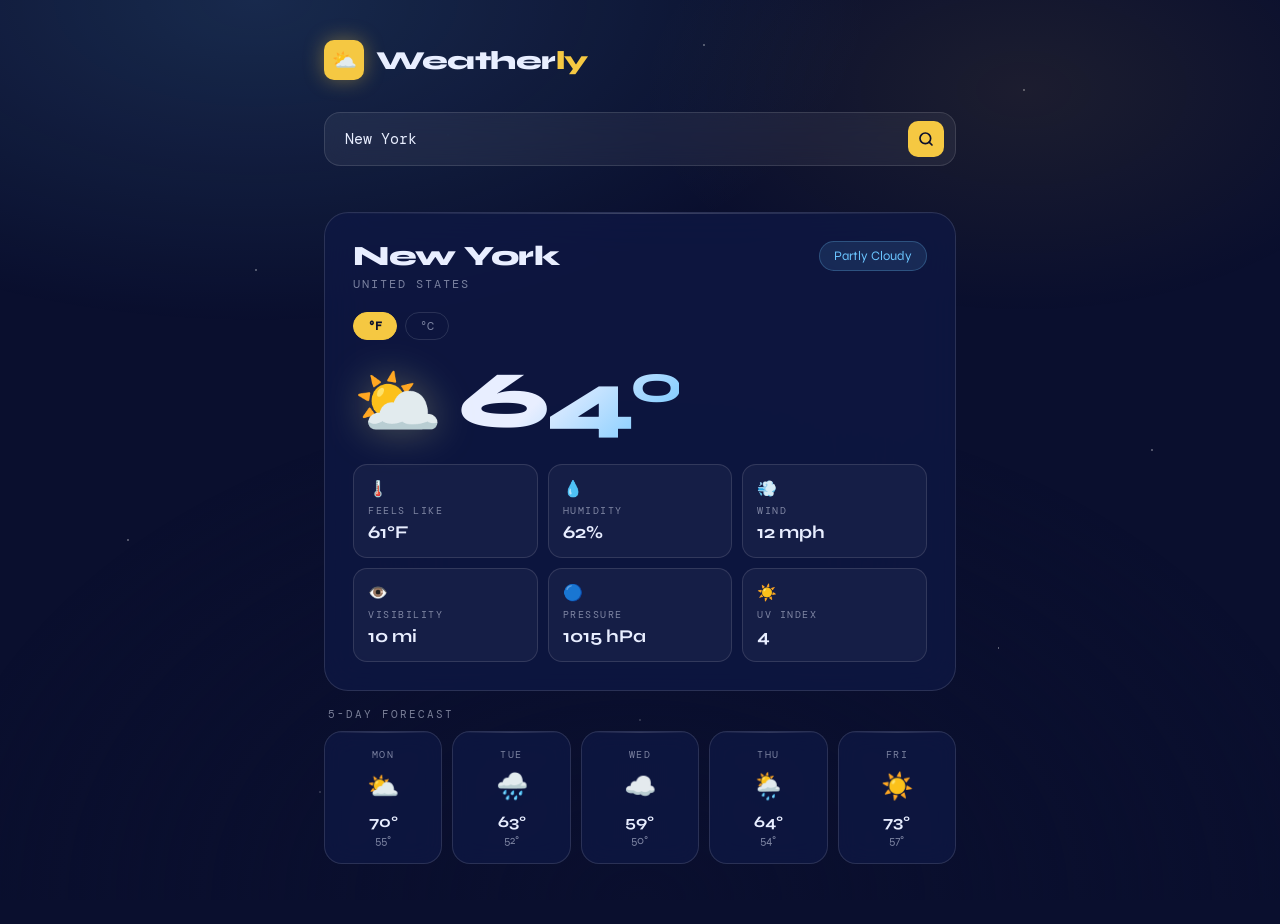
<file: weather-app.html>
<!DOCTYPE html>
<html lang="en">
<head>
<meta charset="UTF-8" />
<meta name="viewport" content="width=device-width, initial-scale=1.0" />
<title>Weatherly</title>
<link href="https://fonts.googleapis.com/css2?family=Syne:wght@400;700;800&family=DM+Mono:wght@400;500&display=swap" rel="stylesheet" />
<style>
  *, *::before, *::after { box-sizing: border-box; margin: 0; padding: 0; }

  :root {
    --sky: #0a0f2e;
    --sky2: #0d1a4a;
    --accent: #f5c842;
    --accent2: #ff6b6b;
    --accent3: #6bc5ff;
    --glass: rgba(255,255,255,0.06);
    --glass-border: rgba(255,255,255,0.12);
    --text: #e8eeff;
    --muted: rgba(232,238,255,0.5);
    --card-bg: rgba(15,25,70,0.7);
  }

  html, body {
    height: 100%;
    font-family: 'Syne', sans-serif;
    background: var(--sky);
    color: var(--text);
    overflow-x: hidden;
  }

  body {
    min-height: 100vh;
    display: flex;
    flex-direction: column;
    align-items: center;
    position: relative;
  }

  /* Animated star background */
  .stars {
    position: fixed; inset: 0; z-index: 0; pointer-events: none;
    background:
      radial-gradient(1px 1px at 20% 30%, white 0%, transparent 100%),
      radial-gradient(1px 1px at 80% 10%, white 0%, transparent 100%),
      radial-gradient(1.5px 1.5px at 50% 80%, rgba(255,255,255,0.8) 0%, transparent 100%),
      radial-gradient(1px 1px at 10% 60%, white 0%, transparent 100%),
      radial-gradient(1px 1px at 90% 50%, white 0%, transparent 100%),
      radial-gradient(1px 1px at 35% 15%, white 0%, transparent 100%),
      radial-gradient(1.5px 1.5px at 65% 45%, rgba(255,255,255,0.7) 0%, transparent 100%),
      radial-gradient(1px 1px at 78% 72%, white 0%, transparent 100%),
      radial-gradient(1px 1px at 25% 88%, white 0%, transparent 100%),
      radial-gradient(1px 1px at 55% 5%, white 0%, transparent 100%);
  }

  /* Animated aurora gradient */
  .aurora {
    position: fixed; inset: 0; z-index: 0; pointer-events: none;
    background: radial-gradient(ellipse 80% 60% at 20% 0%, rgba(107,197,255,0.15) 0%, transparent 60%),
                radial-gradient(ellipse 60% 50% at 80% 10%, rgba(245,200,66,0.08) 0%, transparent 50%),
                radial-gradient(ellipse 70% 70% at 50% 100%, rgba(10,15,46,1) 0%, transparent 80%);
    animation: aurora-shift 12s ease-in-out infinite alternate;
  }
  @keyframes aurora-shift {
    0% { opacity: 0.7; transform: scaleX(1); }
    100% { opacity: 1; transform: scaleX(1.05); }
  }

  .container {
    position: relative; z-index: 1;
    width: 100%; max-width: 680px;
    padding: 40px 24px 60px;
  }

  /* Header */
  .app-header {
    display: flex; align-items: center; gap: 12px;
    margin-bottom: 32px;
  }
  .logo-mark {
    width: 40px; height: 40px;
    background: var(--accent);
    border-radius: 10px;
    display: flex; align-items: center; justify-content: center;
    font-size: 20px;
    flex-shrink: 0;
    box-shadow: 0 0 20px rgba(245,200,66,0.4);
    animation: pulse-glow 3s ease-in-out infinite;
  }
  @keyframes pulse-glow {
    0%, 100% { box-shadow: 0 0 20px rgba(245,200,66,0.4); }
    50% { box-shadow: 0 0 35px rgba(245,200,66,0.7); }
  }
  .app-title {
    font-size: 26px; font-weight: 800;
    letter-spacing: -0.5px;
    color: var(--text);
  }
  .app-title span { color: var(--accent); }

  /* Search */
  .search-wrap {
    position: relative; margin-bottom: 28px;
  }
  .search-input {
    width: 100%;
    background: var(--glass);
    border: 1.5px solid var(--glass-border);
    border-radius: 16px;
    padding: 16px 56px 16px 20px;
    font-family: 'DM Mono', monospace;
    font-size: 15px;
    color: var(--text);
    outline: none;
    transition: border-color 0.2s, background 0.2s;
    backdrop-filter: blur(12px);
  }
  .search-input::placeholder { color: var(--muted); }
  .search-input:focus {
    border-color: var(--accent);
    background: rgba(245,200,66,0.05);
  }
  .search-btn {
    position: absolute; right: 12px; top: 50%; transform: translateY(-50%);
    background: var(--accent);
    border: none; border-radius: 10px;
    width: 36px; height: 36px;
    cursor: pointer;
    display: flex; align-items: center; justify-content: center;
    font-size: 16px;
    transition: transform 0.15s, background 0.15s;
    color: var(--sky);
  }
  .search-btn:hover { transform: translateY(-50%) scale(1.08); }
  .search-btn:active { transform: translateY(-50%) scale(0.95); }

  .error-msg {
    font-family: 'DM Mono', monospace;
    font-size: 12px;
    color: var(--accent2);
    margin-top: -18px;
    margin-bottom: 20px;
    padding-left: 4px;
    min-height: 16px;
  }

  /* Main weather card */
  .main-card {
    background: var(--card-bg);
    border: 1.5px solid var(--glass-border);
    border-radius: 24px;
    padding: 28px;
    margin-bottom: 16px;
    backdrop-filter: blur(20px);
    position: relative;
    overflow: hidden;
    animation: card-in 0.5s cubic-bezier(0.22,1,0.36,1);
  }
  @keyframes card-in {
    from { opacity: 0; transform: translateY(16px); }
    to { opacity: 1; transform: translateY(0); }
  }
  .main-card::before {
    content: '';
    position: absolute; top: 0; left: 0; right: 0; height: 1px;
    background: linear-gradient(90deg, transparent, rgba(255,255,255,0.2), transparent);
  }

  .card-top {
    display: flex; justify-content: space-between; align-items: flex-start;
    margin-bottom: 20px;
  }
  .city-info {}
  .city-name {
    font-size: 28px; font-weight: 800; letter-spacing: -0.5px;
    line-height: 1.1;
  }
  .city-country {
    font-family: 'DM Mono', monospace;
    font-size: 12px; color: var(--muted);
    margin-top: 4px; text-transform: uppercase; letter-spacing: 2px;
  }
  .condition-badge {
    background: rgba(107,197,255,0.12);
    border: 1px solid rgba(107,197,255,0.25);
    border-radius: 20px;
    padding: 6px 14px;
    font-size: 13px;
    color: var(--accent3);
    white-space: nowrap;
  }

  .temp-section {
    display: flex; align-items: flex-end; gap: 16px;
    margin-bottom: 24px;
  }
  .big-icon {
    font-size: 72px; line-height: 1;
    filter: drop-shadow(0 0 20px rgba(255,255,150,0.3));
    animation: float 4s ease-in-out infinite;
  }
  @keyframes float {
    0%, 100% { transform: translateY(0); }
    50% { transform: translateY(-8px); }
  }
  .temp-num {
    font-size: 80px; font-weight: 800; line-height: 1;
    letter-spacing: -4px;
    background: linear-gradient(135deg, var(--text) 40%, var(--accent3));
    -webkit-background-clip: text; -webkit-text-fill-color: transparent;
    background-clip: text;
  }
  .temp-unit-toggle {
    font-size: 22px; font-weight: 700; color: var(--accent);
    cursor: pointer; margin-bottom: 10px;
    transition: color 0.2s;
    user-select: none;
    border-bottom: 2px dashed rgba(245,200,66,0.4);
  }
  .temp-unit-toggle:hover { color: #fff; }

  /* Stats grid */
  .stats-grid {
    display: grid; grid-template-columns: repeat(3, 1fr); gap: 10px;
  }
  .stat-box {
    background: rgba(255,255,255,0.04);
    border: 1px solid var(--glass-border);
    border-radius: 14px;
    padding: 14px;
    transition: background 0.2s;
  }
  .stat-box:hover { background: rgba(255,255,255,0.07); }
  .stat-icon { font-size: 16px; margin-bottom: 6px; display: block; }
  .stat-label {
    font-family: 'DM Mono', monospace;
    font-size: 10px; text-transform: uppercase;
    letter-spacing: 1.5px; color: var(--muted);
    margin-bottom: 4px;
  }
  .stat-val { font-size: 18px; font-weight: 700; }

  /* Forecast */
  .forecast-label {
    font-family: 'DM Mono', monospace;
    font-size: 11px; text-transform: uppercase;
    letter-spacing: 2px; color: var(--muted);
    margin-bottom: 10px; padding-left: 4px;
  }
  .forecast-row {
    display: grid; grid-template-columns: repeat(5, 1fr); gap: 10px;
    animation: card-in 0.5s 0.1s cubic-bezier(0.22,1,0.36,1) both;
  }
  .fc-card {
    background: var(--card-bg);
    border: 1.5px solid var(--glass-border);
    border-radius: 18px;
    padding: 16px 10px;
    text-align: center;
    backdrop-filter: blur(12px);
    transition: transform 0.2s, border-color 0.2s;
    cursor: default;
    position: relative; overflow: hidden;
  }
  .fc-card::before {
    content: '';
    position: absolute; top: 0; left: 0; right: 0; height: 1px;
    background: linear-gradient(90deg, transparent, rgba(255,255,255,0.15), transparent);
  }
  .fc-card:hover { transform: translateY(-4px); border-color: rgba(255,255,255,0.25); }
  .fc-day {
    font-family: 'DM Mono', monospace;
    font-size: 10px; text-transform: uppercase;
    letter-spacing: 1.5px; color: var(--muted); margin-bottom: 10px;
  }
  .fc-icon { font-size: 26px; margin-bottom: 10px; display: block; }
  .fc-hi { font-size: 16px; font-weight: 700; }
  .fc-lo { font-size: 12px; color: var(--muted); margin-top: 2px; }

  /* Loading */
  .loading-wrap {
    text-align: center; padding: 60px 20px;
    animation: card-in 0.3s ease;
  }
  .loader {
    width: 40px; height: 40px;
    border: 3px solid var(--glass-border);
    border-top-color: var(--accent);
    border-radius: 50%;
    animation: spin 0.8s linear infinite;
    margin: 0 auto 16px;
  }
  @keyframes spin { to { transform: rotate(360deg); } }
  .loading-text {
    font-family: 'DM Mono', monospace;
    font-size: 13px; color: var(--muted);
  }

  /* Unit pill for toggling */
  .unit-row {
    display: flex; gap: 8px; margin-bottom: 20px;
  }
  .unit-pill {
    font-family: 'DM Mono', monospace;
    font-size: 12px;
    padding: 5px 14px;
    border-radius: 20px;
    cursor: pointer;
    border: 1px solid var(--glass-border);
    background: transparent;
    color: var(--muted);
    transition: all 0.2s;
  }
  .unit-pill.active {
    background: var(--accent);
    border-color: var(--accent);
    color: var(--sky);
    font-weight: 700;
  }

  #weatherSection { display: none; }
</style>
</head>
<body>

<div class="stars"></div>
<div class="aurora"></div>

<div class="container">
  <header class="app-header">
    <div class="logo-mark">⛅</div>
    <h1 class="app-title">Weather<span>ly</span></h1>
  </header>

  <div class="search-wrap">
    <input class="search-input" id="cityInput" type="text" placeholder="Search for a city..." value="New York" />
    <button class="search-btn" onclick="fetchWeather()">
      <svg width="16" height="16" viewBox="0 0 24 24" fill="none" stroke="currentColor" stroke-width="2.5" stroke-linecap="round" stroke-linejoin="round"><circle cx="11" cy="11" r="8"/><path d="m21 21-4.35-4.35"/></svg>
    </button>
  </div>
  <p class="error-msg" id="errMsg"></p>

  <div id="loadingSection" style="display:none;">
    <div class="loading-wrap">
      <div class="loader"></div>
      <p class="loading-text">Scanning the skies...</p>
    </div>
  </div>

  <div id="weatherSection">
    <div class="main-card">
      <div class="card-top">
        <div class="city-info">
          <div class="city-name" id="cityLabel">—</div>
          <div class="city-country" id="countryLabel">—</div>
        </div>
        <div class="condition-badge" id="conditionBadge">—</div>
      </div>

      <div class="unit-row">
        <button class="unit-pill active" id="pillF" onclick="setUnit('F')">°F</button>
        <button class="unit-pill" id="pillC" onclick="setUnit('C')">°C</button>
      </div>

      <div class="temp-section">
        <div class="big-icon" id="mainIcon">⛅</div>
        <div class="temp-num" id="tempVal">—</div>
      </div>

      <div class="stats-grid">
        <div class="stat-box">
          <span class="stat-icon">🌡️</span>
          <div class="stat-label">Feels like</div>
          <div class="stat-val" id="feelsLike">—</div>
        </div>
        <div class="stat-box">
          <span class="stat-icon">💧</span>
          <div class="stat-label">Humidity</div>
          <div class="stat-val" id="humidity">—</div>
        </div>
        <div class="stat-box">
          <span class="stat-icon">💨</span>
          <div class="stat-label">Wind</div>
          <div class="stat-val" id="windSpeed">—</div>
        </div>
        <div class="stat-box">
          <span class="stat-icon">👁️</span>
          <div class="stat-label">Visibility</div>
          <div class="stat-val" id="visibility">—</div>
        </div>
        <div class="stat-box">
          <span class="stat-icon">🔵</span>
          <div class="stat-label">Pressure</div>
          <div class="stat-val" id="pressure">—</div>
        </div>
        <div class="stat-box">
          <span class="stat-icon">☀️</span>
          <div class="stat-label">UV Index</div>
          <div class="stat-val" id="uvIndex">—</div>
        </div>
      </div>
    </div>

    <p class="forecast-label">5-day forecast</p>
    <div class="forecast-row" id="forecastRow"></div>
  </div>
</div>

<script>
  let useFahrenheit = true;
  let currentData = null;

  const CITY_DATA = {
    "new york":     { city:"New York",    country:"United States", condition:"Partly Cloudy", icon:"⛅", tempC:18, feelsC:16, humidity:62, windKph:19, visKm:16, pressureHpa:1015, uv:4, forecast:[{day:"Mon",icon:"⛅",hiC:21,loC:13},{day:"Tue",icon:"🌧️",hiC:17,loC:11},{day:"Wed",icon:"☁️",hiC:15,loC:10},{day:"Thu",icon:"🌦️",hiC:18,loC:12},{day:"Fri",icon:"☀️",hiC:23,loC:14}] },
    "london":       { city:"London",      country:"United Kingdom",condition:"Overcast",      icon:"☁️", tempC:11, feelsC:8,  humidity:78, windKph:24, visKm:10, pressureHpa:1008, uv:2, forecast:[{day:"Mon",icon:"🌧️",hiC:12,loC:7},{day:"Tue",icon:"☁️",hiC:13,loC:8},{day:"Wed",icon:"🌦️",hiC:14,loC:9},{day:"Thu",icon:"⛅",hiC:15,loC:9},{day:"Fri",icon:"☀️",hiC:17,loC:10}] },
    "tokyo":        { city:"Tokyo",       country:"Japan",         condition:"Sunny",         icon:"☀️", tempC:24, feelsC:25, humidity:55, windKph:14, visKm:20, pressureHpa:1020, uv:6, forecast:[{day:"Mon",icon:"☀️",hiC:26,loC:18},{day:"Tue",icon:"⛅",hiC:24,loC:17},{day:"Wed",icon:"🌦️",hiC:22,loC:16},{day:"Thu",icon:"☀️",hiC:27,loC:19},{day:"Fri",icon:"☀️",hiC:28,loC:20}] },
    "sydney":       { city:"Sydney",      country:"Australia",     condition:"Clear",         icon:"☀️", tempC:22, feelsC:21, humidity:60, windKph:18, visKm:25, pressureHpa:1018, uv:7, forecast:[{day:"Mon",icon:"☀️",hiC:24,loC:16},{day:"Tue",icon:"⛅",hiC:22,loC:15},{day:"Wed",icon:"☀️",hiC:25,loC:17},{day:"Thu",icon:"🌧️",hiC:19,loC:14},{day:"Fri",icon:"⛅",hiC:21,loC:15}] },
    "paris":        { city:"Paris",       country:"France",        condition:"Light Rain",    icon:"🌧️", tempC:13, feelsC:10, humidity:82, windKph:28, visKm:8,  pressureHpa:1005, uv:1, forecast:[{day:"Mon",icon:"🌧️",hiC:14,loC:9},{day:"Tue",icon:"🌦️",hiC:15,loC:10},{day:"Wed",icon:"⛅",hiC:17,loC:11},{day:"Thu",icon:"☀️",hiC:20,loC:12},{day:"Fri",icon:"⛅",hiC:18,loC:12}] },
    "dubai":        { city:"Dubai",       country:"UAE",           condition:"Sunny & Hot",  icon:"🌞", tempC:38, feelsC:42, humidity:35, windKph:22, visKm:30, pressureHpa:1006, uv:10,forecast:[{day:"Mon",icon:"🌞",hiC:40,loC:30},{day:"Tue",icon:"☀️",hiC:39,loC:29},{day:"Wed",icon:"☀️",hiC:41,loC:31},{day:"Thu",icon:"⛅",hiC:37,loC:28},{day:"Fri",icon:"🌞",hiC:40,loC:30}] },
    "los angeles":  { city:"Los Angeles", country:"United States", condition:"Sunny",        icon:"☀️", tempC:26, feelsC:27, humidity:40, windKph:12, visKm:30, pressureHpa:1017, uv:8, forecast:[{day:"Mon",icon:"☀️",hiC:28,loC:18},{day:"Tue",icon:"☀️",hiC:29,loC:19},{day:"Wed",icon:"⛅",hiC:25,loC:17},{day:"Thu",icon:"☀️",hiC:27,loC:18},{day:"Fri",icon:"☀️",hiC:30,loC:20}] },
    "chicago":      { city:"Chicago",     country:"United States", condition:"Windy",        icon:"🌬️", tempC:8,  feelsC:3,  humidity:68, windKph:45, visKm:18, pressureHpa:1011, uv:3, forecast:[{day:"Mon",icon:"🌬️",hiC:9,loC:3},{day:"Tue",icon:"⛅",hiC:12,loC:5},{day:"Wed",icon:"🌧️",hiC:10,loC:6},{day:"Thu",icon:"🌦️",hiC:11,loC:7},{day:"Fri",icon:"☀️",hiC:15,loC:8}] },
    "miami":        { city:"Miami",       country:"United States", condition:"Thunderstorm", icon:"⛈️", tempC:29, feelsC:34, humidity:88, windKph:35, visKm:7,  pressureHpa:1002, uv:5, forecast:[{day:"Mon",icon:"⛈️",hiC:30,loC:24},{day:"Tue",icon:"🌦️",hiC:31,loC:25},{day:"Wed",icon:"⛅",hiC:32,loC:25},{day:"Thu",icon:"☀️",hiC:33,loC:26},{day:"Fri",icon:"🌞",hiC:34,loC:26}] },
    "toronto":      { city:"Toronto",     country:"Canada",        condition:"Snowy",        icon:"❄️", tempC:-3, feelsC:-9, humidity:75, windKph:30, visKm:5,  pressureHpa:1010, uv:1, forecast:[{day:"Mon",icon:"❄️",hiC:-2,loC:-8},{day:"Tue",icon:"🌨️",hiC:0,loC:-6},{day:"Wed",icon:"⛅",hiC:3,loC:-3},{day:"Thu",icon:"☀️",hiC:5,loC:-1},{day:"Fri",icon:"⛅",hiC:4,loC:-2}] },
  };

  function cToF(c) { return Math.round(c * 9/5 + 32); }
  function kphToMph(k) { return Math.round(k * 0.621); }
  function kmToMi(k) { return Math.round(k * 0.621); }

  function renderData(d) {
    currentData = d;
    document.getElementById("cityLabel").textContent = d.city;
    document.getElementById("countryLabel").textContent = d.country;
    document.getElementById("conditionBadge").textContent = d.condition;
    document.getElementById("mainIcon").textContent = d.icon;
    document.getElementById("humidity").textContent = d.humidity + "%";
    document.getElementById("uvIndex").textContent = d.uv;
    document.getElementById("pressure").textContent = d.pressureHpa + " hPa";
    updateUnits();
    document.getElementById("weatherSection").style.display = "block";
  }

  function updateUnits() {
    if (!currentData) return;
    const d = currentData;
    if (useFahrenheit) {
      document.getElementById("tempVal").textContent = cToF(d.tempC) + "°";
      document.getElementById("feelsLike").textContent = cToF(d.feelsC) + "°F";
      document.getElementById("windSpeed").textContent = kphToMph(d.windKph) + " mph";
      document.getElementById("visibility").textContent = kmToMi(d.visKm) + " mi";
    } else {
      document.getElementById("tempVal").textContent = d.tempC + "°";
      document.getElementById("feelsLike").textContent = d.feelsC + "°C";
      document.getElementById("windSpeed").textContent = d.windKph + " kph";
      document.getElementById("visibility").textContent = d.visKm + " km";
    }
    document.getElementById("pillF").className = "unit-pill" + (useFahrenheit ? " active" : "");
    document.getElementById("pillC").className = "unit-pill" + (!useFahrenheit ? " active" : "");
    document.getElementById("forecastRow").innerHTML = d.forecast.map(f => `
      <div class="fc-card">
        <div class="fc-day">${f.day}</div>
        <span class="fc-icon">${f.icon}</span>
        <div class="fc-hi">${useFahrenheit ? cToF(f.hiC)+'°' : f.hiC+'°'}</div>
        <div class="fc-lo">${useFahrenheit ? cToF(f.loC)+'°' : f.loC+'°'}</div>
      </div>`).join("");
  }

  function setUnit(u) {
    useFahrenheit = (u === 'F');
    updateUnits();
  }

  function generateCity(name) {
    const hash = [...name].reduce((a,c) => a + c.charCodeAt(0), 0);
    const icons = ["☀️","⛅","🌧️","❄️","🌩️","🌦️","☁️"];
    const conds = ["Sunny","Partly Cloudy","Overcast","Light Rain","Clear","Thunderstorm","Snowy"];
    const idx = hash % icons.length;
    const tempC = 5 + (hash % 30);
    const days = ["Mon","Tue","Wed","Thu","Fri"];
    return {
      city: name.charAt(0).toUpperCase() + name.slice(1), country: "—",
      condition: conds[idx], icon: icons[idx],
      tempC, feelsC: tempC - 2, humidity: 40 + (hash % 50),
      windKph: 10 + (hash % 40), visKm: 10 + (hash % 20), pressureHpa: 1000 + (hash % 30), uv: hash % 11,
      forecast: days.map((d, i) => ({ day: d, icon: icons[(idx+i)%icons.length], hiC: tempC+i, loC: tempC-5+i }))
    };
  }

  function fetchWeather() {
    const city = document.getElementById("cityInput").value.trim();
    const errEl = document.getElementById("errMsg");
    errEl.textContent = "";
    if (!city) { errEl.textContent = "Please enter a city name."; return; }
    document.getElementById("loadingSection").style.display = "block";
    document.getElementById("weatherSection").style.display = "none";
    setTimeout(() => {
      document.getElementById("loadingSection").style.display = "none";
      const key = city.toLowerCase();
      const match = CITY_DATA[key] || Object.values(CITY_DATA).find(v => v.city.toLowerCase().startsWith(key.slice(0,4)));
      renderData(match || generateCity(city));
    }, 700);
  }

  document.getElementById("cityInput").addEventListener("keydown", e => { if (e.key === "Enter") fetchWeather(); });
  fetchWeather();
</script>
</body>
</html>
</file>
